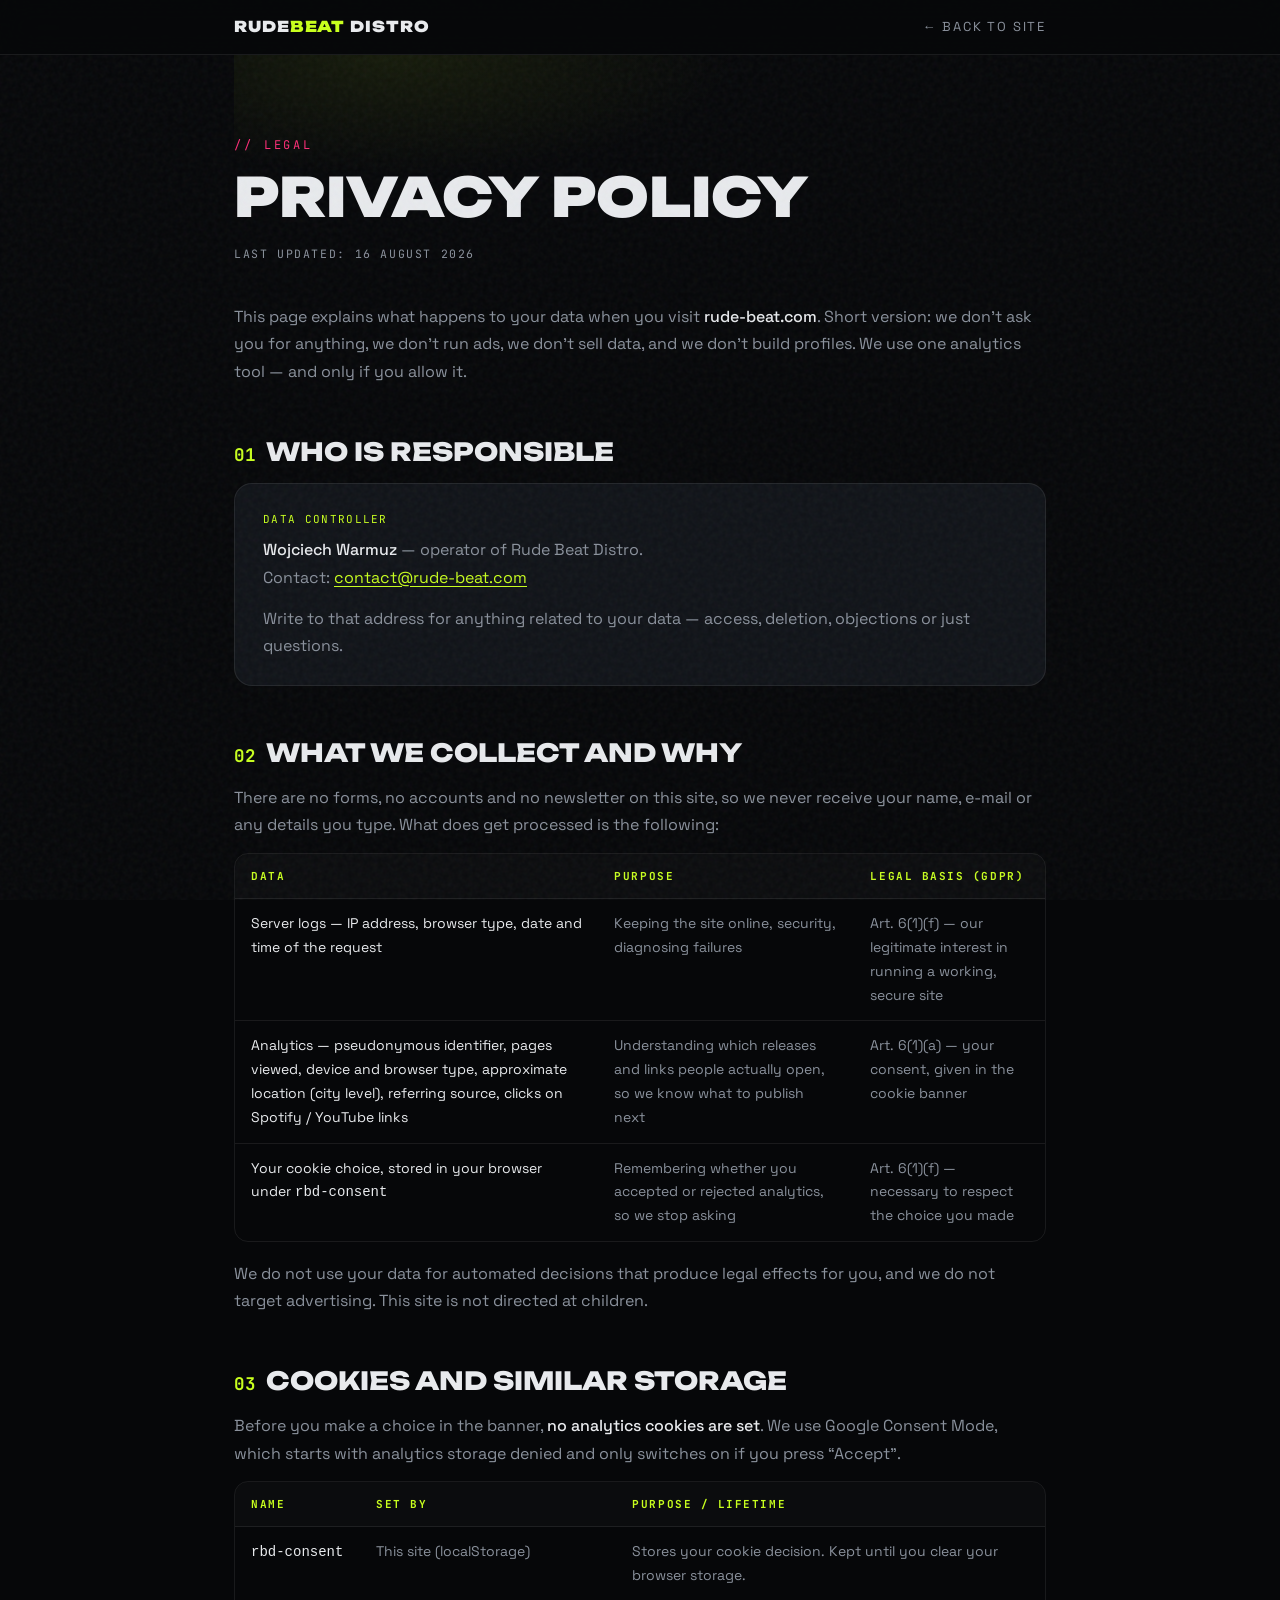
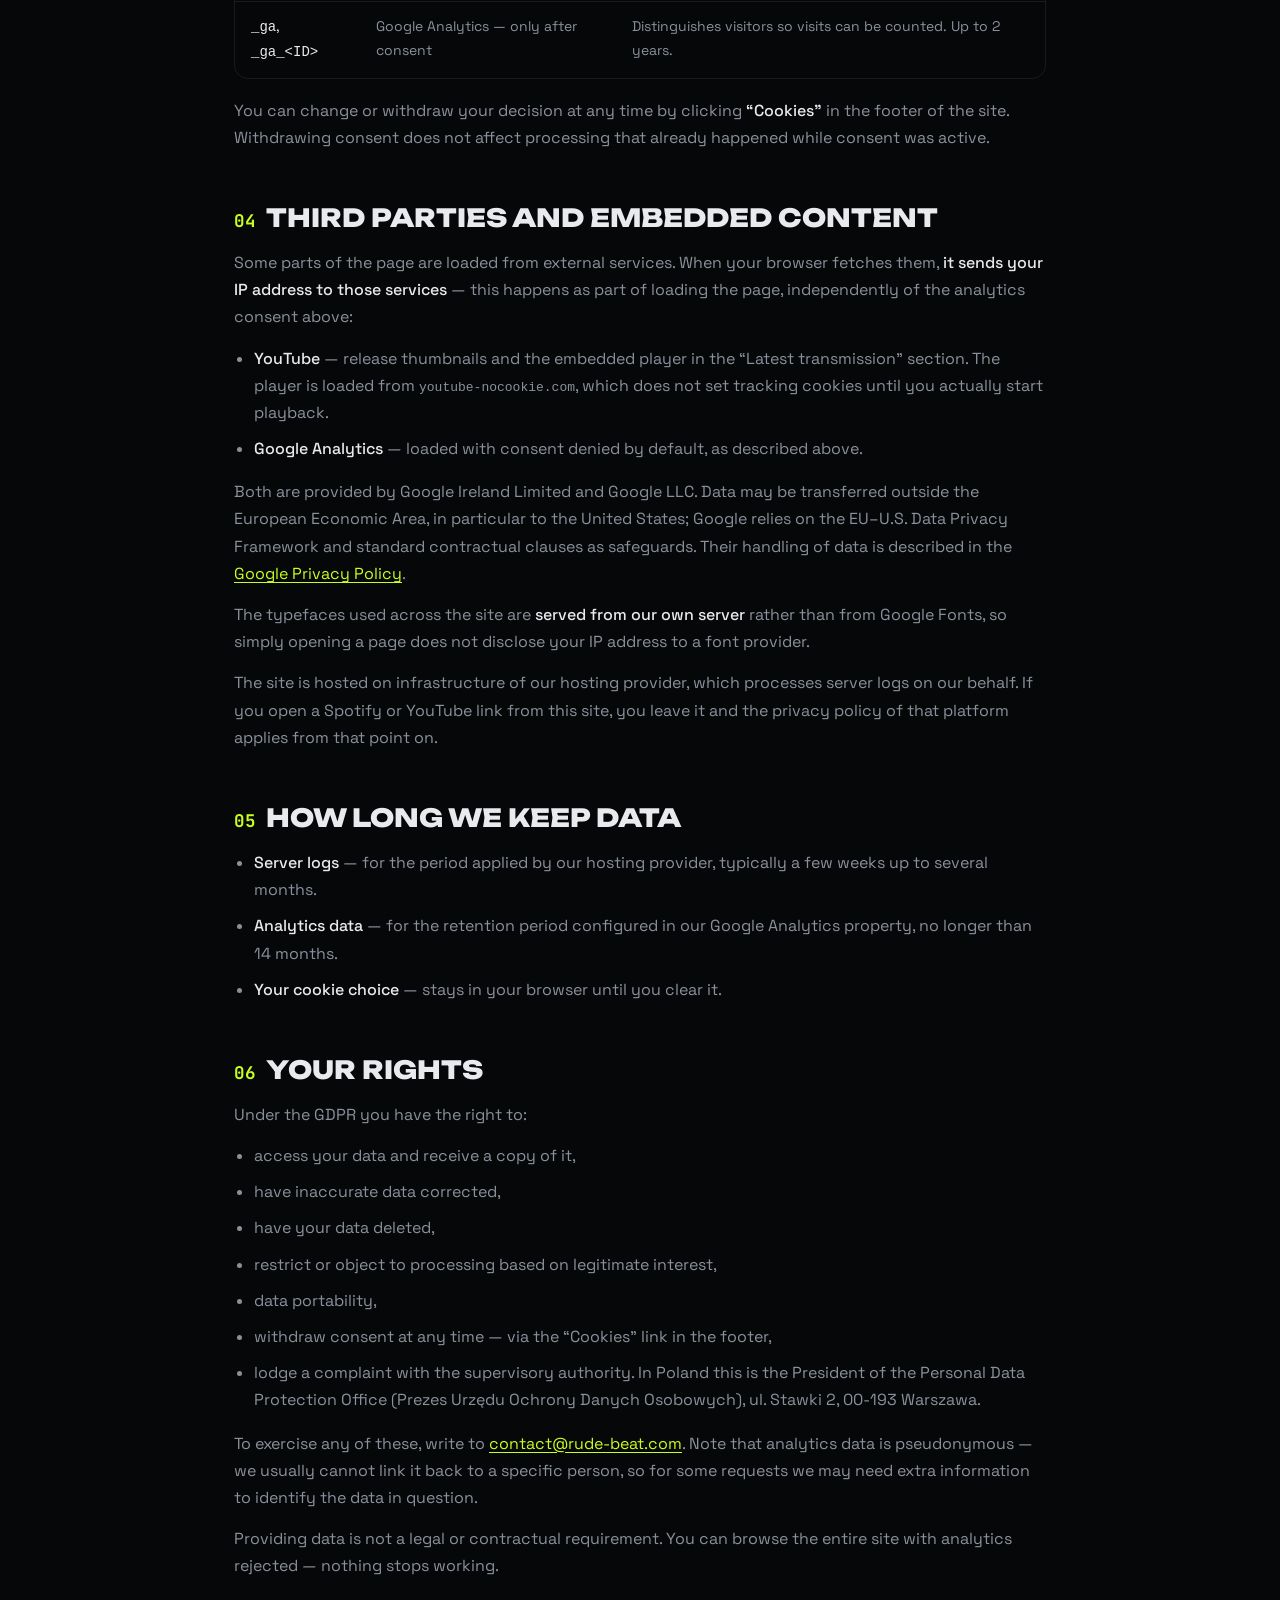
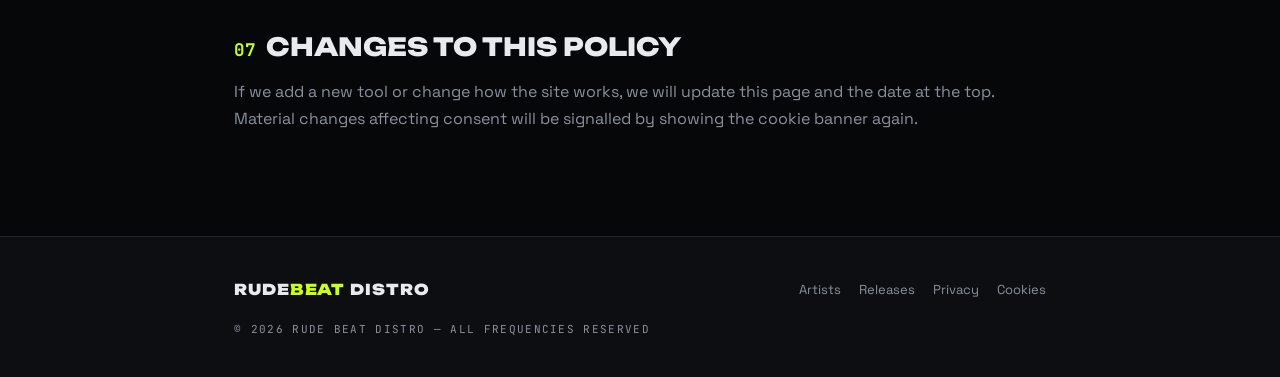
<file: privacy.html>
<!DOCTYPE html>
<html lang="en">
<head>
<meta charset="UTF-8">
<meta name="viewport" content="width=device-width, initial-scale=1.0">
<title>Privacy Policy — Rude Beat Distro</title>
<meta name="description" content="Privacy policy of Rude Beat Distro — what data we collect, why, and what rights you have.">
<meta name="robots" content="index, follow">
<link rel="stylesheet" href="fonts/fonts.css">
<link rel="preload" href="fonts/unbounded-latin.woff2" as="font" type="font/woff2" crossorigin>
<link rel="preload" href="fonts/space-grotesk-latin.woff2" as="font" type="font/woff2" crossorigin>
<style>
:root{
  --bg:#060709;
  --bg-2:#0c0e12;
  --panel:#101318;
  --line:rgba(255,255,255,.08);
  --txt:#e8eaed;
  --muted:#8a919c;
  --acid:#c8ff1e;
  --pink:#ff2d78;
  --radius:18px;
}
*{margin:0;padding:0;box-sizing:border-box}
html{scroll-behavior:smooth}
body{
  background:var(--bg);color:var(--txt);
  font-family:'Space Grotesk',sans-serif;line-height:1.7;overflow-x:hidden;
}
::selection{background:var(--acid);color:#000}
body::before{
  content:"";position:fixed;inset:0;pointer-events:none;z-index:2;opacity:.05;
  background-image:url("data:image/svg+xml,%3Csvg viewBox='0 0 200 200' xmlns='http://www.w3.org/2000/svg'%3E%3Cfilter id='n'%3E%3CfeTurbulence type='fractalNoise' baseFrequency='0.9' numOctaves='2'/%3E%3C/filter%3E%3Crect width='100%25' height='100%25' filter='url(%23n)'/%3E%3C/svg%3E");
}
h1,h2,h3{font-family:'Unbounded',sans-serif;overflow-wrap:break-word;word-break:break-word}
a{color:inherit}
.wrap{max-width:860px;margin:0 auto;padding:0 24px}

/* ---------- nav ---------- */
nav{
  position:sticky;top:0;z-index:50;
  backdrop-filter:blur(14px);-webkit-backdrop-filter:blur(14px);
  background:rgba(6,7,9,.72);border-bottom:1px solid var(--line);
}
.nav-in{max-width:860px;margin:0 auto;padding:14px 24px;display:flex;align-items:center;gap:20px}
.logo{font-family:'Unbounded',sans-serif;font-weight:900;font-size:15px;letter-spacing:.06em;white-space:nowrap;text-decoration:none}
.logo em{font-style:normal;color:var(--acid)}
.back{
  margin-left:auto;font-size:13px;letter-spacing:.14em;text-transform:uppercase;
  color:var(--muted);text-decoration:none;transition:color .2s;white-space:nowrap;
}
.back:hover{color:var(--acid)}

/* ---------- content ---------- */
.head{padding:80px 0 40px;position:relative}
.head::after{
  content:"";position:absolute;inset:0;pointer-events:none;z-index:-1;
  background:radial-gradient(60% 70% at 20% 0%, rgba(200,255,30,.08), transparent 70%);
}
.kicker{
  font-family:'JetBrains Mono',monospace;font-size:12px;letter-spacing:.24em;
  text-transform:uppercase;color:var(--pink);display:block;margin-bottom:14px;
}
.head h1{font-size:clamp(30px,6vw,54px);font-weight:900;text-transform:uppercase;line-height:1.05}
.updated{
  font-family:'JetBrains Mono',monospace;font-size:11.5px;letter-spacing:.14em;
  text-transform:uppercase;color:var(--muted);margin-top:18px;
}
main{padding-bottom:90px}
section.block{margin-top:52px}
section.block h2{
  font-size:clamp(19px,2.6vw,25px);font-weight:800;text-transform:uppercase;
  line-height:1.2;margin-bottom:16px;
}
section.block h2 .num{color:var(--acid);font-family:'JetBrains Mono',monospace;font-size:.7em;margin-right:10px}
p{color:var(--muted);margin-bottom:14px}
p strong,li strong{color:var(--txt);font-weight:500}
ul{margin:0 0 16px 20px;color:var(--muted)}
li{margin-bottom:9px}
a.link{color:var(--acid);text-decoration:underline;text-underline-offset:3px}
a.link:hover{opacity:.8}

.card{
  border:1px solid var(--line);border-radius:var(--radius);
  background:var(--panel);padding:26px 28px;margin-bottom:18px;
}
.card h3{font-size:16px;font-weight:700;text-transform:uppercase;margin-bottom:10px;letter-spacing:.02em}
.card p:last-child{margin-bottom:0}
.meta{
  font-family:'JetBrains Mono',monospace;font-size:11px;letter-spacing:.12em;
  text-transform:uppercase;color:var(--acid);display:block;margin-bottom:8px;
}

/* table */
.table-scroll{overflow-x:auto;margin-bottom:18px;border:1px solid var(--line);border-radius:14px}
table{border-collapse:collapse;width:100%;min-width:520px;font-size:14px}
th,td{text-align:left;padding:13px 16px;border-bottom:1px solid var(--line);vertical-align:top}
th{
  font-family:'JetBrains Mono',monospace;font-size:11px;letter-spacing:.14em;
  text-transform:uppercase;color:var(--acid);background:rgba(255,255,255,.02);
}
tr:last-child td{border-bottom:0}
td{color:var(--muted)}
td:first-child{color:var(--txt)}

/* ---------- footer ---------- */
footer{border-top:1px solid var(--line);padding:40px 0;background:var(--bg-2)}
.foot{display:flex;align-items:center;justify-content:space-between;gap:18px;flex-wrap:wrap}
.foot-links{display:flex;gap:18px;flex-wrap:wrap}
.foot-links a{color:var(--muted);font-size:13px;text-decoration:none;transition:color .2s}
.foot-links a:hover{color:var(--acid)}
.foot-links button{
  font-family:inherit;font-size:13px;line-height:inherit;color:var(--muted);
  background:none;border:0;padding:0;cursor:pointer;transition:color .2s;
}
.foot-links button:hover{color:var(--acid)}
.mono{font-family:'JetBrains Mono',monospace;font-size:11px;color:var(--muted);letter-spacing:.12em}

@media (max-width:560px){
  .head{padding:56px 0 30px}
  .card{padding:22px 20px}
  section.block{margin-top:40px}
  .nav-in{padding:12px 16px;gap:12px}
  .logo{font-size:13px}
  .back{font-size:11px;letter-spacing:.1em}
  .wrap{padding:0 16px}
  table{min-width:430px}
  th,td{padding:11px 13px}
}
</style>
</head>
<body>

<nav>
  <div class="nav-in">
    <a class="logo" href="index.html">RUDE<em>BEAT</em> DISTRO</a>
    <a class="back" href="index.html">← Back to site</a>
  </div>
</nav>

<div class="wrap">
  <header class="head">
    <span class="kicker">// Legal</span>
    <h1>Privacy Policy</h1>
    <div class="updated">Last updated: 16 August 2026</div>
  </header>

  <main>
    <p>
      This page explains what happens to your data when you visit
      <strong>rude-beat.com</strong>. Short version: we don't ask you for anything, we don't
      run ads, we don't sell data, and we don't build profiles. We use one analytics tool —
      and only if you allow it.
    </p>

    <!-- 01 -->
    <section class="block">
      <h2><span class="num">01</span>Who is responsible</h2>
      <div class="card">
        <span class="meta">Data controller</span>
        <p>
          <strong>Wojciech Warmuz</strong> — operator of Rude Beat Distro.<br>
          Contact: <a class="link" href="mailto:contact@rude-beat.com">contact@rude-beat.com</a>
        </p>
        <p>
          Write to that address for anything related to your data — access, deletion,
          objections or just questions.
        </p>
      </div>
    </section>

    <!-- 02 -->
    <section class="block">
      <h2><span class="num">02</span>What we collect and why</h2>
      <p>
        There are no forms, no accounts and no newsletter on this site, so we never receive
        your name, e-mail or any details you type. What does get processed is the following:
      </p>

      <div class="table-scroll">
        <table>
          <thead>
            <tr>
              <th>Data</th>
              <th>Purpose</th>
              <th>Legal basis (GDPR)</th>
            </tr>
          </thead>
          <tbody>
            <tr>
              <td>Server logs — IP address, browser type, date and time of the request</td>
              <td>Keeping the site online, security, diagnosing failures</td>
              <td>Art. 6(1)(f) — our legitimate interest in running a working, secure site</td>
            </tr>
            <tr>
              <td>Analytics — pseudonymous identifier, pages viewed, device and browser type, approximate location (city level), referring source, clicks on Spotify / YouTube links</td>
              <td>Understanding which releases and links people actually open, so we know what to publish next</td>
              <td>Art. 6(1)(a) — your consent, given in the cookie banner</td>
            </tr>
            <tr>
              <td>Your cookie choice, stored in your browser under <code>rbd-consent</code></td>
              <td>Remembering whether you accepted or rejected analytics, so we stop asking</td>
              <td>Art. 6(1)(f) — necessary to respect the choice you made</td>
            </tr>
          </tbody>
        </table>
      </div>

      <p>
        We do not use your data for automated decisions that produce legal effects for you,
        and we do not target advertising. This site is not directed at children.
      </p>
    </section>

    <!-- 03 -->
    <section class="block">
      <h2><span class="num">03</span>Cookies and similar storage</h2>
      <p>
        Before you make a choice in the banner, <strong>no analytics cookies are set</strong>.
        We use Google Consent Mode, which starts with analytics storage denied and only
        switches on if you press “Accept”.
      </p>

      <div class="table-scroll">
        <table>
          <thead>
            <tr>
              <th>Name</th>
              <th>Set by</th>
              <th>Purpose / lifetime</th>
            </tr>
          </thead>
          <tbody>
            <tr>
              <td><code>rbd-consent</code></td>
              <td>This site (localStorage)</td>
              <td>Stores your cookie decision. Kept until you clear your browser storage.</td>
            </tr>
            <tr>
              <td><code>_ga</code>, <code>_ga_&lt;ID&gt;</code></td>
              <td>Google Analytics — only after consent</td>
              <td>Distinguishes visitors so visits can be counted. Up to 2 years.</td>
            </tr>
          </tbody>
        </table>
      </div>

      <p>
        You can change or withdraw your decision at any time by clicking
        <strong>“Cookies”</strong> in the footer of the site. Withdrawing consent does not
        affect processing that already happened while consent was active.
      </p>
    </section>

    <!-- 04 -->
    <section class="block">
      <h2><span class="num">04</span>Third parties and embedded content</h2>
      <p>
        Some parts of the page are loaded from external services. When your browser fetches
        them, <strong>it sends your IP address to those services</strong> — this happens as
        part of loading the page, independently of the analytics consent above:
      </p>
      <ul>
        <li><strong>YouTube</strong> — release thumbnails and the embedded player in the
          “Latest transmission” section. The player is loaded from
          <code>youtube-nocookie.com</code>, which does not set tracking cookies until you
          actually start playback.</li>
        <li><strong>Google Analytics</strong> — loaded with consent denied by default, as
          described above.</li>
      </ul>
      <p>
        Both are provided by Google Ireland Limited and Google LLC. Data may be transferred
        outside the European Economic Area, in particular to the United States; Google relies
        on the EU–U.S. Data Privacy Framework and standard contractual clauses as safeguards.
        Their handling of data is described in the
        <a class="link" href="https://policies.google.com/privacy" target="_blank" rel="noopener">Google Privacy Policy</a>.
      </p>
      <p>
        The typefaces used across the site are <strong>served from our own server</strong>
        rather than from Google Fonts, so simply opening a page does not disclose your IP
        address to a font provider.
      </p>
      <p>
        The site is hosted on infrastructure of our hosting provider, which processes server
        logs on our behalf. If you open a Spotify or YouTube link from this site, you leave
        it and the privacy policy of that platform applies from that point on.
      </p>
    </section>

    <!-- 05 -->
    <section class="block">
      <h2><span class="num">05</span>How long we keep data</h2>
      <ul>
        <li><strong>Server logs</strong> — for the period applied by our hosting provider,
          typically a few weeks up to several months.</li>
        <li><strong>Analytics data</strong> — for the retention period configured in our
          Google Analytics property, no longer than 14 months.</li>
        <li><strong>Your cookie choice</strong> — stays in your browser until you clear it.</li>
      </ul>
    </section>

    <!-- 06 -->
    <section class="block">
      <h2><span class="num">06</span>Your rights</h2>
      <p>Under the GDPR you have the right to:</p>
      <ul>
        <li>access your data and receive a copy of it,</li>
        <li>have inaccurate data corrected,</li>
        <li>have your data deleted,</li>
        <li>restrict or object to processing based on legitimate interest,</li>
        <li>data portability,</li>
        <li>withdraw consent at any time — via the “Cookies” link in the footer,</li>
        <li>lodge a complaint with the supervisory authority. In Poland this is the
          President of the Personal Data Protection Office (Prezes Urzędu Ochrony Danych
          Osobowych), ul. Stawki 2, 00-193 Warszawa.</li>
      </ul>
      <p>
        To exercise any of these, write to
        <a class="link" href="mailto:contact@rude-beat.com">contact@rude-beat.com</a>.
        Note that analytics data is pseudonymous — we usually cannot link it back to a
        specific person, so for some requests we may need extra information to identify the
        data in question.
      </p>
      <p>
        Providing data is not a legal or contractual requirement. You can browse the entire
        site with analytics rejected — nothing stops working.
      </p>
    </section>

    <!-- 07 -->
    <section class="block">
      <h2><span class="num">07</span>Changes to this policy</h2>
      <p>
        If we add a new tool or change how the site works, we will update this page and the
        date at the top. Material changes affecting consent will be signalled by showing the
        cookie banner again.
      </p>
    </section>
  </main>
</div>

<footer>
  <div class="wrap foot">
    <a class="logo" href="index.html">RUDE<em>BEAT</em> DISTRO</a>
    <div class="foot-links">
      <a href="index.html#artists">Artists</a>
      <a href="index.html#releases">Releases</a>
      <a href="privacy.html">Privacy</a>
      <a href="index.html#cookies">Cookies</a>
    </div>
    <div class="mono">© <span id="year"></span> RUDE BEAT DISTRO — ALL FREQUENCIES RESERVED</div>
  </div>
</footer>

<script>
  document.getElementById("year").textContent = new Date().getFullYear();
</script>
</body>
</html>
</file>
<file: fonts/fonts.css>
/* Self-hosted fonts (Google Fonts, OFL) — variable, latin + latin-ext.
   Hostowane lokalnie, zeby nie przekazywac IP odwiedzajacych do Google. */

/* Unbounded — latin */
@font-face{
  font-family:'Unbounded';
  font-style:normal;
  font-weight:400 900;
  font-display:swap;
  src:url(unbounded-latin.woff2) format('woff2');
  unicode-range:U+0000-00FF, U+0131, U+0152-0153, U+02BB-02BC, U+02C6, U+02DA, U+02DC, U+0304, U+0308, U+0329, U+2000-206F, U+20AC, U+2122, U+2191, U+2193, U+2212, U+2215, U+FEFF, U+FFFD;
}

/* Unbounded — latin-ext */
@font-face{
  font-family:'Unbounded';
  font-style:normal;
  font-weight:400 900;
  font-display:swap;
  src:url(unbounded-latin-ext.woff2) format('woff2');
  unicode-range:U+0100-02BA, U+02BD-02C5, U+02C7-02CC, U+02CE-02D7, U+02DD-02FF, U+0304, U+0308, U+0329, U+1D00-1DBF, U+1E00-1E9F, U+1EF2-1EFF, U+2020, U+20A0-20AB, U+20AD-20C0, U+2113, U+2C60-2C7F, U+A720-A7FF;
}

/* Space Grotesk — latin */
@font-face{
  font-family:'Space Grotesk';
  font-style:normal;
  font-weight:300 700;
  font-display:swap;
  src:url(space-grotesk-latin.woff2) format('woff2');
  unicode-range:U+0000-00FF, U+0131, U+0152-0153, U+02BB-02BC, U+02C6, U+02DA, U+02DC, U+0304, U+0308, U+0329, U+2000-206F, U+20AC, U+2122, U+2191, U+2193, U+2212, U+2215, U+FEFF, U+FFFD;
}

/* Space Grotesk — latin-ext */
@font-face{
  font-family:'Space Grotesk';
  font-style:normal;
  font-weight:300 700;
  font-display:swap;
  src:url(space-grotesk-latin-ext.woff2) format('woff2');
  unicode-range:U+0100-02BA, U+02BD-02C5, U+02C7-02CC, U+02CE-02D7, U+02DD-02FF, U+0304, U+0308, U+0329, U+1D00-1DBF, U+1E00-1E9F, U+1EF2-1EFF, U+2020, U+20A0-20AB, U+20AD-20C0, U+2113, U+2C60-2C7F, U+A720-A7FF;
}

/* JetBrains Mono — latin */
@font-face{
  font-family:'JetBrains Mono';
  font-style:normal;
  font-weight:400 700;
  font-display:swap;
  src:url(jetbrains-mono-latin.woff2) format('woff2');
  unicode-range:U+0000-00FF, U+0131, U+0152-0153, U+02BB-02BC, U+02C6, U+02DA, U+02DC, U+0304, U+0308, U+0329, U+2000-206F, U+20AC, U+2122, U+2191, U+2193, U+2212, U+2215, U+FEFF, U+FFFD;
}

/* JetBrains Mono — latin-ext */
@font-face{
  font-family:'JetBrains Mono';
  font-style:normal;
  font-weight:400 700;
  font-display:swap;
  src:url(jetbrains-mono-latin-ext.woff2) format('woff2');
  unicode-range:U+0100-02BA, U+02BD-02C5, U+02C7-02CC, U+02CE-02D7, U+02DD-02FF, U+0304, U+0308, U+0329, U+1D00-1DBF, U+1E00-1E9F, U+1EF2-1EFF, U+2020, U+20A0-20AB, U+20AD-20C0, U+2113, U+2C60-2C7F, U+A720-A7FF;
}
</file>
